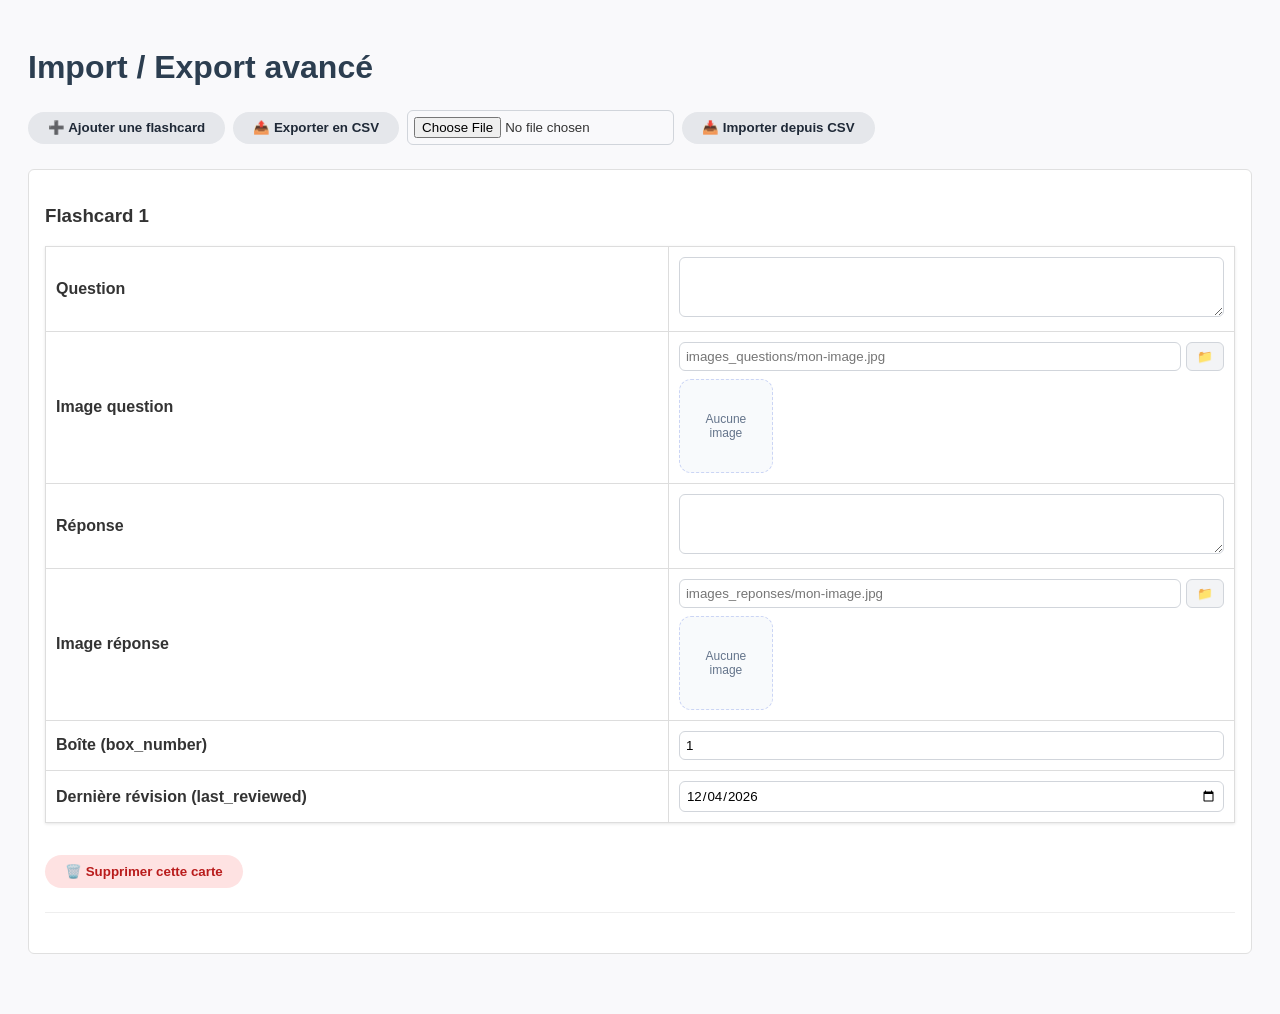
<file: docs/import-export.html>
<!DOCTYPE html>
<html lang="fr">
<head>
  <meta charset="UTF-8" />
  <meta name="viewport" content="width=device-width, initial-scale=1.0" />
  <title>Import / Export avancé - Leitner Codex</title>
  <style>
    body {
      font-family: -apple-system, BlinkMacSystemFont, 'Segoe UI', Roboto, sans-serif;
      padding: 20px;
      background-color: #f9f9fb;
      color: #333;
    }
    h1 {
      color: #2c3e50;
    }
    .actions {
      margin: 1.5rem 0;
      display: flex;
      flex-wrap: wrap;
      gap: 0.5rem;
      align-items: center;
    }
    button {
      display: inline-flex;
      align-items: center;
      gap: 0.4rem;
      padding: 0.55rem 1.25rem;
      border: none;
      border-radius: 9999px;
      background: #e5e7eb;
      color: #1f2937;
      font-weight: 600;
      cursor: pointer;
      transition: background-color 0.2s ease, color 0.2s ease, transform 0.2s ease;
    }
    button:hover,
    button:focus-visible {
      background: #d1d5db;
      outline: none;
    }
    table {
      width: 100%;
      border-collapse: collapse;
      margin: 1rem 0;
      background: white;
      box-shadow: 0 1px 3px rgba(0,0,0,0.1);
    }
    th, td {
      padding: 10px;
      text-align: left;
      border: 1px solid #ddd;
    }
    input, textarea {
      width: 100%;
      padding: 6px;
      box-sizing: border-box;
      font-family: inherit;
      border: 1px solid #d1d5db;
      border-radius: 6px;
    }
    textarea {
      min-height: 60px;
      resize: vertical;
    }
    .card-section {
      margin-bottom: 2rem;
      padding: 1rem;
      border: 1px solid #e0e0e0;
      border-radius: 6px;
      background: #fff;
    }
    .card-section__delete {
      margin-top: 1rem;
      background: #fee2e2;
      color: #b91c1c;
    }
    .card-section__delete:hover,
    .card-section__delete:focus-visible {
      background: #fecaca;
      color: #991b1b;
    }
    hr {
      margin: 1.5rem 0;
      border: 0;
      border-top: 1px solid #eee;
    }
    .image-field {
      display: grid;
      gap: 0.5rem;
    }
    .browse-btn {
      cursor: pointer;
      padding: 5px 10px;
      background: #f3f4f6;
      border: 1px solid #d1d5db;
      border-radius: 6px;
      font-size: 0.8rem;
      width: fit-content;
    }
    .image-thumbnail {
      display: inline-flex;
      align-items: center;
      justify-content: center;
      width: 92px;
      height: 92px;
      border-radius: 12px;
      border: 1px dashed #cbd5f5;
      background: #f8fafc;
      position: relative;
      overflow: hidden;
      cursor: pointer;
      transition: border-color 0.2s ease, transform 0.2s ease;
    }
    .image-thumbnail:hover,
    .image-thumbnail:focus-visible {
      border-color: #2563eb;
      transform: translateY(-1px);
      outline: none;
    }
    .image-thumbnail img {
      width: 100%;
      height: 100%;
      object-fit: cover;
    }
    .image-thumbnail__placeholder {
      position: absolute;
      inset: 0;
      display: flex;
      align-items: center;
      justify-content: center;
      padding: 0.5rem;
      text-align: center;
      font-size: 0.75rem;
      color: #64748b;
    }
    .hidden {
      display: none !important;
    }
    @media (max-width: 640px) {
      table,
      tbody,
      tr,
      td {
        display: block;
        width: 100%;
      }
      td {
        border: none;
        padding-left: 0;
      }
      td + td {
        margin-top: 0.75rem;
      }
    }
  </style>
</head>
<body>
  <h1>Import / Export avancé</h1>

  <div class="actions">
    <button id="addCard">➕ Ajouter une flashcard</button>
    <button id="exportBtn">📤 Exporter en CSV</button>
    <input type="file" id="importCsv" accept=".csv" style="display: inline-block; width: auto;" />
    <button id="importBtn">📥 Importer depuis CSV</button>
  </div>

  <div id="cardsContainer"></div>

  <script src="src/ui/import-export.js"></script>
</body>
</html>
</file>
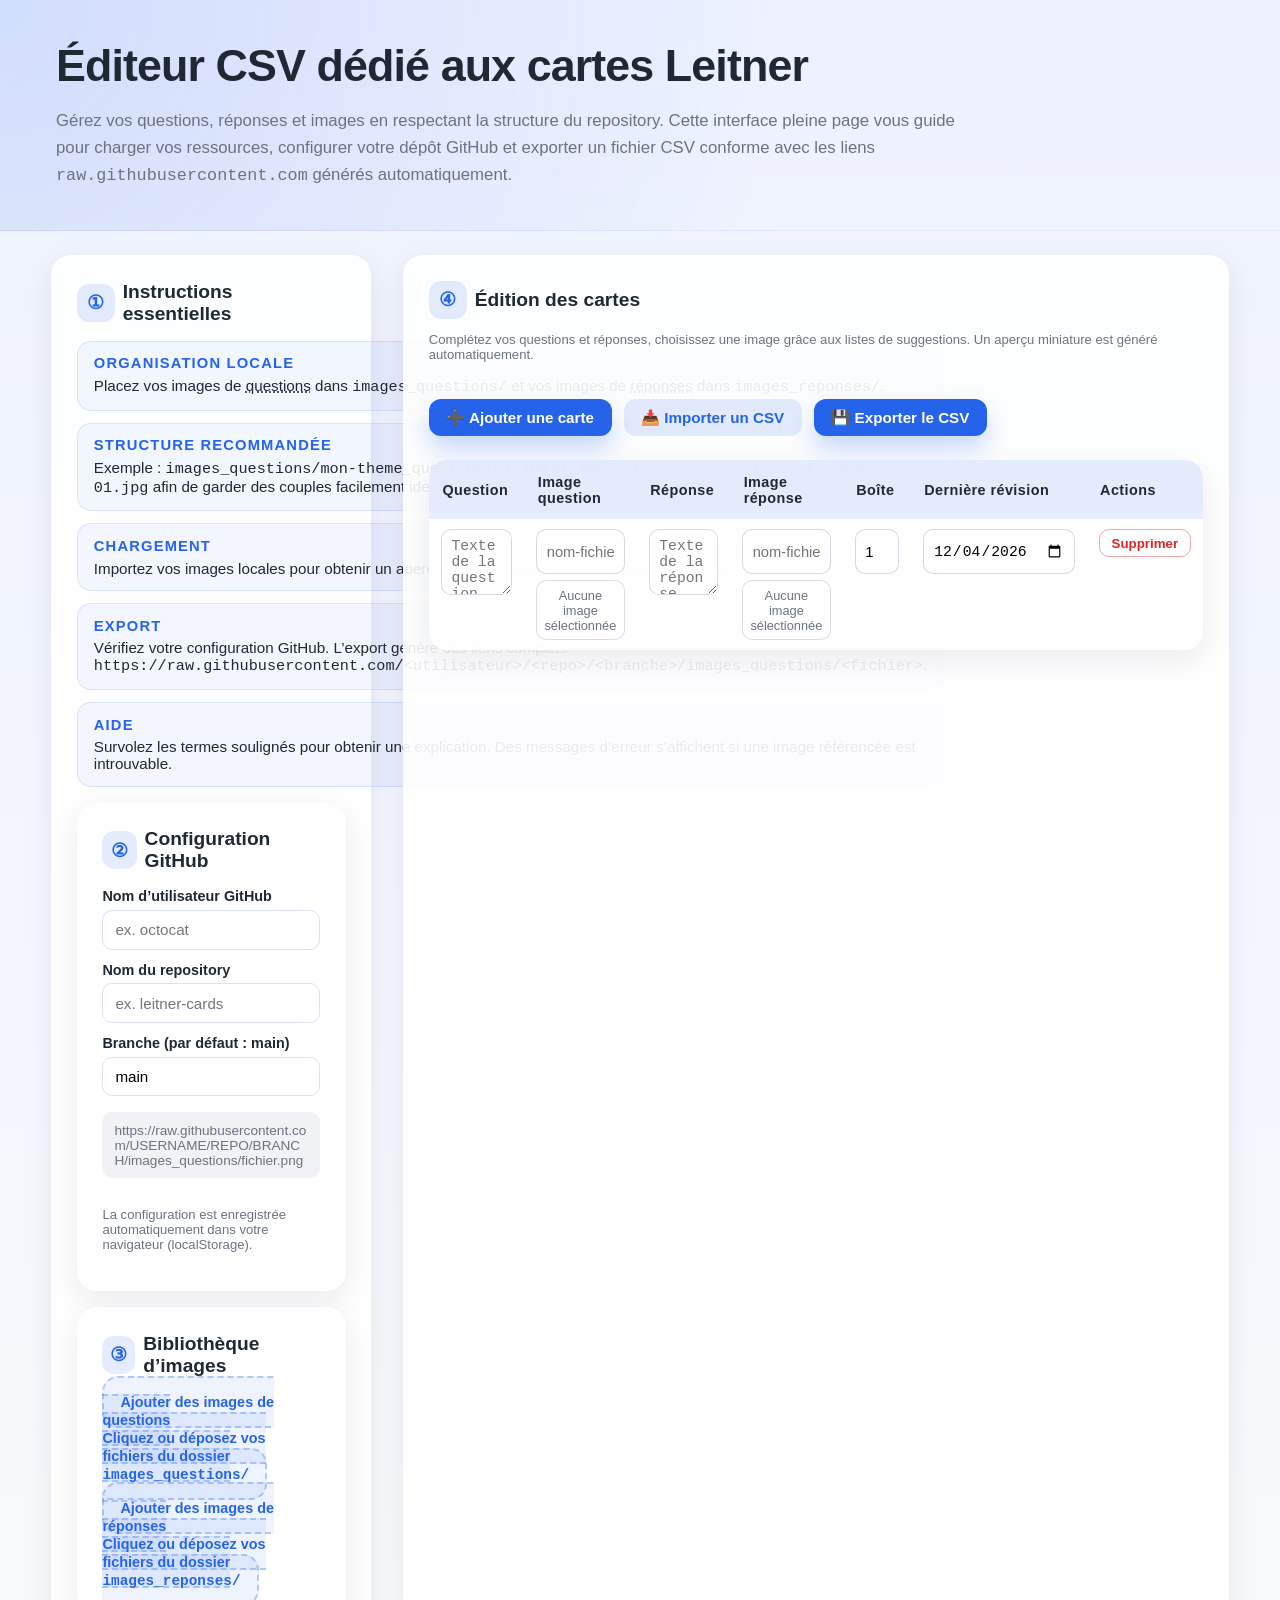
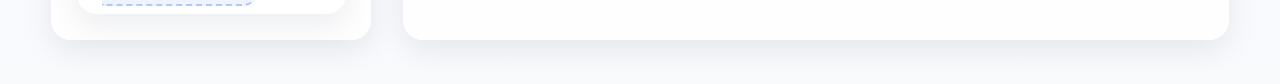
<file: docs/inline-editor.html>
<!DOCTYPE html>
<html lang="fr">
<head>
    <meta charset="UTF-8">
    <meta name="viewport" content="width=device-width, initial-scale=1.0">
    <title>Éditeur CSV plein écran</title>
    <style>
        :root {
            color-scheme: light dark;
            --bg: #f4f6fb;
            --text: #1f2933;
            --primary: #2563eb;
            --primary-dark: #1d4ed8;
            --border: #dce2f2;
            --muted: #6b7280;
            --danger: #dc2626;
            --success: #047857;
            --card-bg: #ffffff;
            --shadow: 0 10px 30px rgba(15, 23, 42, 0.08);
        }

        * {
            box-sizing: border-box;
        }

        body {
            margin: 0;
            font-family: "Inter", "Segoe UI", Roboto, sans-serif;
            background: linear-gradient(180deg, #eef2ff 0%, #f8fafc 100%);
            color: var(--text);
            min-height: 100vh;
            display: flex;
            flex-direction: column;
        }

        header {
            background: radial-gradient(circle at top left, rgba(37, 99, 235, 0.15), transparent 60%);
            padding: 2.5rem clamp(1.5rem, 5vw, 3.5rem) 1.5rem;
            border-bottom: 1px solid rgba(37, 99, 235, 0.08);
        }

        header h1 {
            margin: 0;
            font-size: clamp(2rem, 5vw, 2.8rem);
            letter-spacing: -0.02em;
        }

        header p {
            max-width: 920px;
            line-height: 1.6;
            color: var(--muted);
            font-size: 1.05rem;
        }

        main {
            flex: 1;
            display: grid;
            grid-template-columns: minmax(0, 320px) minmax(0, 1fr);
            gap: clamp(1rem, 3vw, 2rem);
            padding: 1.5rem clamp(1.2rem, 4vw, 3.5rem) 3rem;
        }

        .panel {
            background: rgba(255, 255, 255, 0.9);
            border-radius: 20px;
            padding: clamp(1rem, 3vw, 1.6rem);
            box-shadow: var(--shadow);
            display: flex;
            flex-direction: column;
            gap: 1rem;
        }

        .panel h2 {
            margin: 0;
            font-size: 1.2rem;
            display: flex;
            align-items: center;
            gap: 0.5rem;
        }

        .panel h2 span.icon {
            width: 38px;
            height: 38px;
            border-radius: 12px;
            background: rgba(37, 99, 235, 0.12);
            display: grid;
            place-items: center;
            color: var(--primary);
            font-weight: 600;
        }

        .instructions-list {
            list-style: none;
            padding: 0;
            margin: 0;
            display: grid;
            gap: 0.75rem;
            font-size: 0.95rem;
        }

        .instructions-list li {
            background: rgba(37, 99, 235, 0.05);
            border-radius: 14px;
            padding: 0.85rem 1rem;
            border: 1px solid rgba(37, 99, 235, 0.12);
        }

        .instructions-list strong {
            display: block;
            margin-bottom: 0.35rem;
            font-size: 0.92rem;
            text-transform: uppercase;
            letter-spacing: 0.08em;
            color: var(--primary);
        }

        .config-form {
            display: grid;
            gap: 0.75rem;
        }

        .config-field {
            display: flex;
            flex-direction: column;
            gap: 0.35rem;
        }

        label {
            font-weight: 600;
            font-size: 0.9rem;
        }

        .config-field input {
            padding: 0.65rem 0.75rem;
            border: 1px solid var(--border);
            border-radius: 10px;
            font-size: 0.95rem;
            transition: border-color 0.2s ease, box-shadow 0.2s ease;
        }

        .config-field input:focus {
            border-color: var(--primary);
            box-shadow: 0 0 0 3px rgba(37, 99, 235, 0.18);
            outline: none;
        }

        .config-preview {
            font-size: 0.85rem;
            color: var(--muted);
            background: rgba(148, 163, 184, 0.14);
            padding: 0.65rem 0.75rem;
            border-radius: 10px;
            word-break: break-all;
        }

        .image-library {
            display: grid;
            gap: 1rem;
        }

        .image-dropzone {
            border: 2px dashed rgba(37, 99, 235, 0.3);
            border-radius: 16px;
            padding: 1rem;
            text-align: center;
            background: rgba(37, 99, 235, 0.08);
            color: var(--primary);
            cursor: pointer;
            transition: border-color 0.2s ease, background 0.2s ease;
        }

        .image-dropzone:hover,
        .image-dropzone:focus {
            border-color: var(--primary);
            background: rgba(37, 99, 235, 0.12);
        }

        .image-dropzone.active {
            border-color: var(--primary-dark);
            background: rgba(37, 99, 235, 0.18);
        }

        .image-list {
            display: grid;
            grid-template-columns: repeat(auto-fill, minmax(120px, 1fr));
            gap: 0.75rem;
            max-height: 280px;
            overflow-y: auto;
            padding-right: 0.25rem;
        }

        .image-card {
            background: var(--card-bg);
            border-radius: 14px;
            border: 1px solid rgba(148, 163, 184, 0.25);
            padding: 0.5rem;
            display: flex;
            flex-direction: column;
            gap: 0.45rem;
            box-shadow: 0 6px 20px rgba(15, 23, 42, 0.06);
        }

        .image-card img {
            width: 100%;
            border-radius: 10px;
            object-fit: cover;
            aspect-ratio: 1/1;
        }

        .image-card span {
            font-size: 0.78rem;
            text-align: center;
            word-break: break-all;
        }

        .editor-panel {
            display: flex;
            flex-direction: column;
            gap: 1.5rem;
        }

        .editor-actions {
            display: flex;
            flex-wrap: wrap;
            gap: 0.75rem;
            align-items: center;
        }

        .editor-actions button {
            display: inline-flex;
            align-items: center;
            gap: 0.5rem;
            padding: 0.6rem 1.1rem;
            background: var(--primary);
            color: #fff;
            border: none;
            border-radius: 12px;
            font-weight: 600;
            font-size: 0.95rem;
            cursor: pointer;
            box-shadow: 0 12px 24px rgba(37, 99, 235, 0.25);
            transition: transform 0.2s ease, box-shadow 0.2s ease;
        }

        .editor-actions button:hover {
            transform: translateY(-1px);
            box-shadow: 0 16px 30px rgba(37, 99, 235, 0.25);
        }

        .editor-actions button.secondary {
            background: rgba(37, 99, 235, 0.12);
            color: var(--primary);
            box-shadow: none;
        }

        .editor-actions button.secondary:hover {
            box-shadow: none;
            transform: translateY(-1px);
        }

        table {
            width: 100%;
            border-collapse: separate;
            border-spacing: 0;
            background: rgba(255, 255, 255, 0.8);
            border-radius: 18px;
            overflow: hidden;
        }

        thead {
            background: rgba(37, 99, 235, 0.12);
        }

        th {
            text-align: left;
            padding: 0.85rem;
            font-size: 0.9rem;
            letter-spacing: 0.03em;
        }

        td {
            padding: 0.6rem 0.75rem;
            vertical-align: top;
        }

        tbody tr:nth-child(even) {
            background: rgba(37, 99, 235, 0.04);
        }

        textarea.field,
        input.field,
        input[type="date"],
        input[type="number"] {
            width: 100%;
            border: 1px solid rgba(148, 163, 184, 0.4);
            border-radius: 10px;
            padding: 0.5rem 0.6rem;
            font-size: 0.92rem;
            resize: vertical;
            min-height: 45px;
            transition: border 0.2s ease, box-shadow 0.2s ease;
        }

        textarea.field:focus,
        input.field:focus,
        input[type="date"]:focus,
        input[type="number"]:focus {
            border-color: var(--primary);
            box-shadow: 0 0 0 3px rgba(37, 99, 235, 0.15);
            outline: none;
        }

        .image-selector {
            display: grid;
            gap: 0.4rem;
        }

        .image-selector__preview {
            border: 1px solid rgba(148, 163, 184, 0.35);
            border-radius: 10px;
            padding: 0.4rem;
            background: rgba(255, 255, 255, 0.85);
            min-height: 60px;
            display: grid;
            place-items: center;
            color: var(--muted);
            font-size: 0.8rem;
            text-align: center;
        }

        .image-selector__preview img {
            max-width: 100%;
            max-height: 120px;
            border-radius: 8px;
            object-fit: contain;
        }

        .image-selector__input.invalid {
            border-color: var(--danger);
            box-shadow: 0 0 0 3px rgba(220, 38, 38, 0.18);
        }

        .delete-row {
            background: transparent;
            color: var(--danger);
            border: 1px solid rgba(220, 38, 38, 0.4);
            border-radius: 10px;
            padding: 0.35rem 0.75rem;
            cursor: pointer;
            font-weight: 600;
        }

        .status {
            padding: 0.75rem 1rem;
            border-radius: 12px;
            font-size: 0.9rem;
            display: none;
            align-items: center;
            gap: 0.6rem;
        }

        .status.visible {
            display: inline-flex;
        }

        .status.success {
            background: rgba(4, 120, 87, 0.12);
            color: var(--success);
        }

        .status.error {
            background: rgba(220, 38, 38, 0.12);
            color: var(--danger);
        }

        .status.warning {
            background: rgba(217, 119, 6, 0.12);
            color: #b45309;
        }

        .tooltip {
            text-decoration: underline dotted;
            cursor: help;
        }

        .import-input {
            display: none;
        }

        .helper-text {
            font-size: 0.82rem;
            color: var(--muted);
        }

        .table-wrapper {
            overflow-x: auto;
            border-radius: 18px;
            box-shadow: var(--shadow);
        }

        @media (max-width: 1100px) {
            main {
                grid-template-columns: 1fr;
            }

            header {
                text-align: center;
            }
        }

        @media (prefers-color-scheme: dark) {
            :root {
                --bg: #0f172a;
                --text: #f8fafc;
                --primary: #60a5fa;
                --primary-dark: #3b82f6;
                --border: rgba(148, 163, 184, 0.5);
                --muted: #cbd5f5;
                --danger: #f87171;
                --success: #34d399;
                --card-bg: rgba(15, 23, 42, 0.9);
                --shadow: 0 12px 40px rgba(15, 23, 42, 0.55);
            }

            body {
                background: linear-gradient(180deg, #0b1120 0%, #111827 100%);
            }

            .panel,
            table {
                background: rgba(17, 24, 39, 0.88);
            }

            .image-card {
                background: rgba(15, 23, 42, 0.88);
            }

            .image-selector__preview {
                background: rgba(15, 23, 42, 0.72);
            }
        }
    </style>
</head>
<body>
    <header>
        <h1>Éditeur CSV dédié aux cartes Leitner</h1>
        <p>
            Gérez vos questions, réponses et images en respectant la structure du repository. Cette interface pleine page
            vous guide pour charger vos ressources, configurer votre dépôt GitHub et exporter un fichier CSV conforme avec
            les liens <code>raw.githubusercontent.com</code> générés automatiquement.
        </p>
    </header>
    <main>
        <aside class="panel" aria-labelledby="instructions-title">
            <h2 id="instructions-title"><span class="icon">①</span> Instructions essentielles</h2>
            <ul class="instructions-list">
                <li>
                    <strong>Organisation locale</strong>
                    Placez vos images de <span class="tooltip" title="Utilisées pour illustrer les questions">questions</span>
                    dans <code>images_questions/</code> et vos images de
                    <span class="tooltip" title="Illustrations accompagnant les réponses">réponses</span> dans <code>images_reponses/</code>.
                </li>
                <li>
                    <strong>Structure recommandée</strong>
                    Exemple : <code>images_questions/mon-theme_question-01.jpg</code> et
                    <code>images_reponses/mon-theme_reponse-01.jpg</code> afin de garder des couples facilement identifiables.
                </li>
                <li>
                    <strong>Chargement</strong>
                    Importez vos images locales pour obtenir un aperçu et les proposer dans les listes déroulantes.
                </li>
                <li>
                    <strong>Export</strong>
                    Vérifiez votre configuration GitHub. L’export génère des liens complets
                    <code>https://raw.githubusercontent.com/&lt;utilisateur&gt;/&lt;repo&gt;/&lt;branche&gt;/images_questions/&lt;fichier&gt;</code>.
                </li>
                <li>
                    <strong>Aide</strong>
                    Survolez les termes soulignés pour obtenir une explication. Des messages d’erreur s’affichent si une image
                    référencée est introuvable.
                </li>
            </ul>
            <section class="panel" aria-labelledby="config-title">
                <h2 id="config-title"><span class="icon">②</span> Configuration GitHub</h2>
                <form class="config-form" id="configForm">
                    <div class="config-field">
                        <label for="githubUser">Nom d’utilisateur GitHub</label>
                        <input id="githubUser" name="githubUser" data-config="username" placeholder="ex. octocat" required>
                    </div>
                    <div class="config-field">
                        <label for="githubRepo">Nom du repository</label>
                        <input id="githubRepo" name="githubRepo" data-config="repository" placeholder="ex. leitner-cards" required>
                    </div>
                    <div class="config-field">
                        <label for="githubBranch">Branche (par défaut : main)</label>
                        <input id="githubBranch" name="githubBranch" data-config="branch" value="main" required>
                    </div>
                </form>
                <div class="config-preview" id="linkPreview">https://raw.githubusercontent.com/USERNAME/REPO/BRANCH/images_questions/fichier.png</div>
                <p class="helper-text">La configuration est enregistrée automatiquement dans votre navigateur (localStorage).</p>
            </section>
            <section class="panel" aria-labelledby="library-title">
                <h2 id="library-title"><span class="icon">③</span> Bibliothèque d’images</h2>
                <div class="image-library">
                    <div>
                        <label class="image-dropzone" tabindex="0" for="questionLibrary">
                            <strong>Ajouter des images de questions</strong><br>
                            Cliquez ou déposez vos fichiers du dossier <code>images_questions/</code>
                        </label>
                        <input id="questionLibrary" class="import-input" type="file" accept="image/*" multiple>
                        <div class="image-list" id="questionGallery" aria-live="polite"></div>
                    </div>
                    <div>
                        <label class="image-dropzone" tabindex="0" for="answerLibrary">
                            <strong>Ajouter des images de réponses</strong><br>
                            Cliquez ou déposez vos fichiers du dossier <code>images_reponses/</code>
                        </label>
                        <input id="answerLibrary" class="import-input" type="file" accept="image/*" multiple>
                        <div class="image-list" id="answerGallery" aria-live="polite"></div>
                    </div>
                </div>
            </section>
        </aside>
        <section class="panel editor-panel" aria-labelledby="editor-title">
            <div>
                <h2 id="editor-title"><span class="icon">④</span> Édition des cartes</h2>
                <p class="helper-text">Complétez vos questions et réponses, choisissez une image grâce aux listes de suggestions.
                    Un aperçu miniature est généré automatiquement.</p>
            </div>
            <div class="editor-actions">
                <button type="button" id="addRow" title="Ajouter une nouvelle carte">➕ Ajouter une carte</button>
                <button type="button" id="triggerImportCsv" class="secondary" title="Importer un fichier CSV existant">📥 Importer un CSV</button>
                <input id="importCsv" class="import-input" type="file" accept="text/csv">
                <button type="button" id="exportCsv" title="Générer un fichier CSV encodé en UTF-8">💾 Exporter le CSV</button>
                <span class="status" id="statusMessage" role="status" aria-live="polite"></span>
            </div>
            <div class="table-wrapper">
                <table>
                    <thead>
                        <tr>
                            <th>Question</th>
                            <th>Image question</th>
                            <th>Réponse</th>
                            <th>Image réponse</th>
                            <th>Boîte</th>
                            <th>Dernière révision</th>
                            <th>Actions</th>
                        </tr>
                    </thead>
                    <tbody id="cardsBody"></tbody>
                </table>
            </div>
        </section>
    </main>
    <datalist id="questionImagesList"></datalist>
    <datalist id="answerImagesList"></datalist>
    <script>
        const state = {
            config: {
                username: '',
                repository: '',
                branch: 'main'
            },
            questionImages: new Map(),
            answerImages: new Map()
        };

        const STORAGE_KEY = 'leitner-editor-config';
        const HEADER = ['question_content', 'question_content_image', 'answer_content', 'answer_content_image', 'box_number', 'last_reviewed'];

        const configForm = document.getElementById('configForm');
        const linkPreview = document.getElementById('linkPreview');
        const questionGallery = document.getElementById('questionGallery');
        const answerGallery = document.getElementById('answerGallery');
        const questionDatalist = document.getElementById('questionImagesList');
        const answerDatalist = document.getElementById('answerImagesList');
        const statusMessage = document.getElementById('statusMessage');
        const cardsBody = document.getElementById('cardsBody');

        function formatDateInputValue(value) {
            if (!value) {
                return '';
            }
            const source = value instanceof Date ? new Date(value.getTime()) : new Date(value);
            if (Number.isNaN(source.getTime())) {
                return '';
            }
            const year = source.getFullYear();
            const month = String(source.getMonth() + 1).padStart(2, '0');
            const day = String(source.getDate()).padStart(2, '0');
            return `${year}-${month}-${day}`;
        }

        function getTodayDateValue() {
            return formatDateInputValue(new Date());
        }

        function escapeCsvValue(value) {
            const stringValue = value === undefined || value === null ? '' : String(value);
            return '"' + stringValue.replace(/"/g, '""') + '"';
        }

        function parseCsvLine(line) {
            const values = [];
            let buffer = '';
            let insideQuotes = false;
            for (let i = 0; i < line.length; i += 1) {
                const char = line[i];
                if (char === '"') {
                    if (insideQuotes && line[i + 1] === '"') {
                        buffer += '"';
                        i += 1;
                    } else {
                        insideQuotes = !insideQuotes;
                    }
                } else if (char === ',' && !insideQuotes) {
                    values.push(buffer);
                    buffer = '';
                } else {
                    buffer += char;
                }
            }
            values.push(buffer);
            return values.map((value) => value.trim());
        }

        function normaliseImageValue(value) {
            if (!value) {
                return '';
            }
            const trimmed = value.trim();
            if (!trimmed) {
                return '';
            }
            const normalisePath = (path) => {
                const withForwardSlashes = path.replace(/\\/g, '/');
                let decoded = withForwardSlashes;
                try {
                    decoded = decodeURIComponent(withForwardSlashes);
                } catch (error) {
                    // Garder la valeur initiale si elle n'est pas une chaîne encodée URI valide
                }
                return decoded
                    .replace(/^(?:\.\/)?/, '')
                    .replace(/^(images_questions|images_reponses)\//, '');
            };
            try {
                const parsed = new URL(trimmed);
                if (parsed.hostname === 'raw.githubusercontent.com') {
                    const segments = parsed.pathname.split('/').filter((segment) => segment.length > 0);
                    const folderIndex = segments.findIndex((segment) => segment === 'images_questions' || segment === 'images_reponses');
                    if (folderIndex !== -1 && folderIndex < segments.length - 1) {
                        const pathSegments = segments.slice(folderIndex + 1).map((segment) => decodeURIComponent(segment));
                        return normalisePath(pathSegments.join('/'));
                    }
                    const filename = segments[segments.length - 1] || '';
                    return decodeURIComponent(filename);
                }
            } catch (error) {
                // Laisser la valeur telle quelle lorsqu'elle n'est pas une URL valide
            }
            return normalisePath(trimmed);
        }

        function parseCsv(text) {
            const rows = [];
            const lines = text.split(/\r?\n/).filter((line) => line.trim().length > 0);
            if (!lines.length) {
                return rows;
            }
            const headers = parseCsvLine(lines[0]);
            const headerIndex = HEADER.reduce((acc, key) => {
                acc[key] = headers.indexOf(key);
                return acc;
            }, {});

            for (let i = 1; i < lines.length; i += 1) {
                const values = parseCsvLine(lines[i]);
                const numericBox = Number.parseInt(values[headerIndex.box_number], 10);
                const entry = {
                    question: values[headerIndex.question_content] || '',
                    questionImage: normaliseImageValue(values[headerIndex.question_content_image]),
                    answer: values[headerIndex.answer_content] || '',
                    answerImage: normaliseImageValue(values[headerIndex.answer_content_image]),
                    box: Number.isFinite(numericBox) && numericBox > 0 ? String(numericBox) : '1',
                    lastReview: formatDateInputValue(values[headerIndex.last_reviewed])
                };
                rows.push(entry);
            }
            return rows;
        }

        function storeConfig() {
            localStorage.setItem(STORAGE_KEY, JSON.stringify(state.config));
        }

        function loadConfig() {
            try {
                const stored = JSON.parse(localStorage.getItem(STORAGE_KEY));
                if (stored && typeof stored === 'object') {
                    state.config = Object.assign({}, state.config, stored);
                }
            } catch (error) {
                console.warn('Impossible de charger la configuration', error);
            }
            configForm.querySelectorAll('input[data-config]').forEach((input) => {
                const key = input.dataset.config;
                if (state.config[key]) {
                    input.value = state.config[key];
                }
            });
            updateLinkPreview();
        }

        function updateLinkPreview() {
            const { username, repository, branch } = state.config;
            const base = 'https://raw.githubusercontent.com/';
            if (!username || !repository || !branch) {
                linkPreview.textContent = base + 'USERNAME/REPO/BRANCH/images_questions/fichier.png';
                return;
            }
            const example = `${base}${username}/${repository}/${branch}/images_questions/exemple.png`;
            linkPreview.textContent = example;
        }

        function buildRemoteUrl(type, filename) {
            if (!filename) {
                return '';
            }
            const { username, repository, branch } = state.config;
            if (!username || !repository || !branch) {
                return '';
            }
            const folder = type === 'question' ? 'images_questions' : 'images_reponses';
            const normalised = normaliseImageValue(filename);
            if (!normalised) {
                return '';
            }
            const rawPath = filename.trim()
                .replace(/\\/g, '/')
                .replace(/^(?:\.\/)?/, '');
            const alreadyPrefixed = rawPath.startsWith(`${folder}/`);
            const finalPath = alreadyPrefixed ? rawPath : `${folder}/${normalised}`;
            const encodedPath = finalPath
                .split('/')
                .filter((segment) => segment.length > 0)
                .map((segment) => encodeURIComponent(segment))
                .join('/');
            return `https://raw.githubusercontent.com/${encodeURIComponent(username)}/${encodeURIComponent(repository)}/${encodeURIComponent(branch)}/${encodedPath}`;
        }

        function showStatus(type, message) {
            statusMessage.className = `status visible ${type}`;
            statusMessage.textContent = message;
        }

        function clearStatus() {
            statusMessage.className = 'status';
            statusMessage.textContent = '';
        }

        function createImageCard(file, container) {
            const card = document.createElement('div');
            card.className = 'image-card';
            const img = document.createElement('img');
            img.src = file.previewUrl;
            img.alt = `Aperçu ${file.name}`;
            const caption = document.createElement('span');
            caption.textContent = file.name;
            card.append(img, caption);
            container.append(card);
        }

        function updateImageGallery(type) {
            const map = type === 'question' ? state.questionImages : state.answerImages;
            const container = type === 'question' ? questionGallery : answerGallery;
            container.innerHTML = '';
            Array.from(map.values()).sort((a, b) => a.name.localeCompare(b.name)).forEach((file) => {
                createImageCard(file, container);
            });
        }

        function refreshDatalist(type) {
            const map = type === 'question' ? state.questionImages : state.answerImages;
            const datalist = type === 'question' ? questionDatalist : answerDatalist;
            datalist.innerHTML = '';
            Array.from(map.keys()).sort((a, b) => a.localeCompare(b)).forEach((name) => {
                const option = document.createElement('option');
                option.value = name;
                datalist.append(option);
            });
        }

        function handleFiles(list, type) {
            const map = type === 'question' ? state.questionImages : state.answerImages;
            map.forEach((entry) => {
                URL.revokeObjectURL(entry.previewUrl);
            });
            map.clear();
            Array.from(list).forEach((file) => {
                if (!file.type.startsWith('image/')) {
                    return;
                }
                const entry = {
                    name: file.name,
                    file,
                    previewUrl: URL.createObjectURL(file)
                };
                map.set(file.name, entry);
            });
            updateImageGallery(type);
            refreshDatalist(type);
            updateRowImageInputs(type);
            const count = map.size;
            showStatus('success', `${count} image${count > 1 ? 's' : ''} ${type === 'question' ? 'question' : 'réponse'} chargée${count > 1 ? 's' : ''}.`);
        }

        function updateRowImageInputs(type) {
            const selector = type === 'question' ? '[data-field="questionImage"]' : '[data-field="answerImage"]';
            cardsBody.querySelectorAll(selector).forEach((input) => {
                updateImagePreview(input, type);
            });
        }

        function updateImagePreview(input, type) {
            const filename = input.value.trim();
            const map = type === 'question' ? state.questionImages : state.answerImages;
            const preview = input.closest('.image-selector').querySelector('.image-selector__preview');
            preview.innerHTML = '';
            input.classList.remove('invalid');
            if (!filename) {
                preview.textContent = 'Aucune image sélectionnée';
                return;
            }
            if (map.has(filename)) {
                const img = document.createElement('img');
                img.src = map.get(filename).previewUrl;
                img.alt = `Aperçu ${filename}`;
                preview.append(img);
                return;
            }
            const remoteUrl = buildRemoteUrl(type, filename);
            if (!remoteUrl) {
                input.classList.add('invalid');
                preview.textContent = 'Configurez GitHub pour vérifier ce fichier.';
                return;
            }
            preview.textContent = 'Chargement depuis GitHub…';
            const img = document.createElement('img');
            img.src = remoteUrl;
            img.alt = `Prévisualisation distante pour ${filename}`;
            img.addEventListener('error', () => {
                input.classList.add('invalid');
                preview.textContent = 'Image introuvable sur GitHub.';
            }, { once: true });
            img.addEventListener('load', () => {
                preview.innerHTML = '';
                input.classList.remove('invalid');
                preview.append(img);
            }, { once: true });
        }

        function addRow(data = {}) {
            const today = getTodayDateValue();
            const numericBox = Number.parseInt(data.box, 10);
            const boxValue = Number.isFinite(numericBox) && numericBox > 0 ? String(numericBox) : '1';
            const lastReviewValue = data.lastReview ? formatDateInputValue(data.lastReview) : today;
            const tr = document.createElement('tr');
            tr.className = 'card-row';
            tr.innerHTML = `
                <td>
                    <textarea class="field" data-field="question" placeholder="Texte de la question" title="Saisissez l'énoncé de la question" rows="3">${data.question ? data.question : ''}</textarea>
                </td>
                <td>
                    <div class="image-selector" title="Sélectionnez ou saisissez le nom d'image présent dans images_questions/">
                        <input class="field image-selector__input" data-field="questionImage" list="questionImagesList" placeholder="nom-fichier-question.jpg" value="${data.questionImage ? data.questionImage : ''}">
                        <div class="image-selector__preview">Aucune image sélectionnée</div>
                    </div>
                </td>
                <td>
                    <textarea class="field" data-field="answer" placeholder="Texte de la réponse" title="Ajoutez la réponse associée" rows="3">${data.answer ? data.answer : ''}</textarea>
                </td>
                <td>
                    <div class="image-selector" title="Sélectionnez ou saisissez le nom d'image présent dans images_reponses/">
                        <input class="field image-selector__input" data-field="answerImage" list="answerImagesList" placeholder="nom-fichier-reponse.jpg" value="${data.answerImage ? data.answerImage : ''}">
                        <div class="image-selector__preview">Aucune image sélectionnée</div>
                    </div>
                </td>
                <td>
                    <input class="field" data-field="box" type="number" min="1" placeholder="1" value="${boxValue}" title="Numéro de boîte Leitner">
                </td>
                <td>
                    <input class="field" data-field="lastReview" type="date" value="${lastReviewValue}" title="Date de dernière révision">
                </td>
                <td>
                    <button type="button" class="delete-row" title="Supprimer cette carte">Supprimer</button>
                </td>
            `;
            cardsBody.append(tr);
            const questionInput = tr.querySelector('[data-field="questionImage"]');
            const answerInput = tr.querySelector('[data-field="answerImage"]');
            updateImagePreview(questionInput, 'question');
            updateImagePreview(answerInput, 'answer');
        }

        function gatherRows() {
            const rows = [];
            cardsBody.querySelectorAll('tr.card-row').forEach((row) => {
                rows.push({
                    question: row.querySelector('[data-field="question"]').value.trim(),
                    questionImage: normaliseImageValue(row.querySelector('[data-field="questionImage"]').value),
                    answer: row.querySelector('[data-field="answer"]').value.trim(),
                    answerImage: normaliseImageValue(row.querySelector('[data-field="answerImage"]').value),
                    box: row.querySelector('[data-field="box"]').value.trim(),
                    lastReview: row.querySelector('[data-field="lastReview"]').value.trim()
                });
            });
            return rows;
        }

        function validateRows(rows) {
            const errors = [];
            rows.forEach((row, index) => {
                const number = index + 1;
                if (!row.question) {
                    errors.push(`Ligne ${number} : la question est vide.`);
                }
                if (!row.answer) {
                    errors.push(`Ligne ${number} : la réponse est vide.`);
                }
                if (row.questionImage && !state.questionImages.has(row.questionImage)) {
                    errors.push(`Ligne ${number} : l'image question "${row.questionImage}" n'a pas été chargée.`);
                }
                if (row.answerImage && !state.answerImages.has(row.answerImage)) {
                    errors.push(`Ligne ${number} : l'image réponse "${row.answerImage}" n'a pas été chargée.`);
                }
            });
            return errors;
        }

        function downloadCsv(content) {
            const blob = new Blob([content], { type: 'text/csv;charset=utf-8;' });
            const url = URL.createObjectURL(blob);
            const link = document.createElement('a');
            link.href = url;
            const now = new Date();
            const timestamp = now.toISOString().split('T')[0];
            link.download = `cartes-leitner-${timestamp}.csv`;
            document.body.appendChild(link);
            link.click();
            document.body.removeChild(link);
            URL.revokeObjectURL(url);
        }

        function handleExport() {
            clearStatus();
            const { username, repository, branch } = state.config;
            const hasCompleteConfig = Boolean(username && repository && branch);
            const rows = gatherRows();
            if (!rows.length) {
                showStatus('warning', 'Ajoutez au moins une carte avant d\'exporter.');
                return;
            }
            const errors = validateRows(rows);
            if (errors.length) {
                showStatus('error', errors.join(' '));
                return;
            }
            const csvLines = [HEADER.join(',')];
            rows.forEach((row) => {
                csvLines.push([
                    escapeCsvValue(row.question),
                    escapeCsvValue(row.questionImage || ''),
                    escapeCsvValue(row.answer),
                    escapeCsvValue(row.answerImage || ''),
                    escapeCsvValue(row.box || '1'),
                    escapeCsvValue(row.lastReview || '')
                ].join(','));
            });
            const content = csvLines.join('\r\n');
            downloadCsv(content);
            const message = hasCompleteConfig
                ? 'Export CSV réussi : format compatible avec les fichiers existants.'
                : 'Export CSV réussi. Les noms de fichiers ont été conservés faute de configuration GitHub.';
            showStatus(hasCompleteConfig ? 'success' : 'warning', message);
        }

        function handleCsvImport(event) {
            const file = event.target.files[0];
            if (!file) {
                return;
            }
            const reader = new FileReader();
            reader.onload = (loadEvent) => {
                try {
                    const rows = parseCsv(loadEvent.target.result);
                    cardsBody.innerHTML = '';
                    rows.forEach((row) => addRow(row));
                    showStatus('success', `${rows.length} ligne${rows.length > 1 ? 's' : ''} importée${rows.length > 1 ? 's' : ''}.`);
                } catch (error) {
                    console.error(error);
                    showStatus('error', 'Impossible de lire ce fichier CSV. Vérifiez son format.');
                }
            };
            reader.onerror = () => {
                showStatus('error', 'Erreur lors de la lecture du fichier CSV.');
            };
            reader.readAsText(file, 'utf-8');
            event.target.value = '';
        }

        configForm.addEventListener('input', (event) => {
            const input = event.target;
            if (input.dataset.config) {
                state.config[input.dataset.config] = input.value.trim();
                updateLinkPreview();
                storeConfig();
                updateRowImageInputs('question');
                updateRowImageInputs('answer');
            }
        });

        document.getElementById('questionLibrary').addEventListener('change', (event) => {
            handleFiles(event.target.files, 'question');
        });

        document.getElementById('answerLibrary').addEventListener('change', (event) => {
            handleFiles(event.target.files, 'answer');
        });

        function setupDropzone(label, type) {
            label.addEventListener('dragover', (event) => {
                event.preventDefault();
                label.classList.add('active');
            });
            label.addEventListener('dragleave', () => {
                label.classList.remove('active');
            });
            label.addEventListener('drop', (event) => {
                event.preventDefault();
                label.classList.remove('active');
                handleFiles(event.dataTransfer.files, type);
            });
        }

        setupDropzone(document.querySelector('label[for="questionLibrary"]'), 'question');
        setupDropzone(document.querySelector('label[for="answerLibrary"]'), 'answer');

        cardsBody.addEventListener('input', (event) => {
            const target = event.target;
            if (target.matches('[data-field="questionImage"]')) {
                const cleaned = normaliseImageValue(target.value);
                if (cleaned !== target.value) {
                    target.value = cleaned;
                }
                updateImagePreview(target, 'question');
            }
            if (target.matches('[data-field="answerImage"]')) {
                const cleaned = normaliseImageValue(target.value);
                if (cleaned !== target.value) {
                    target.value = cleaned;
                }
                updateImagePreview(target, 'answer');
            }
        });

        cardsBody.addEventListener('click', (event) => {
            if (event.target.matches('.delete-row')) {
                event.target.closest('tr').remove();
                showStatus('warning', 'Carte supprimée.');
            }
        });

        document.getElementById('addRow').addEventListener('click', () => {
            addRow();
            showStatus('success', 'Nouvelle carte ajoutée.');
        });

        document.getElementById('exportCsv').addEventListener('click', handleExport);
        document.getElementById('triggerImportCsv').addEventListener('click', () => {
            document.getElementById('importCsv').click();
        });
        document.getElementById('importCsv').addEventListener('change', handleCsvImport);

        window.addEventListener('beforeunload', () => {
            state.questionImages.forEach((entry) => URL.revokeObjectURL(entry.previewUrl));
            state.answerImages.forEach((entry) => URL.revokeObjectURL(entry.previewUrl));
        });

        loadConfig();
        addRow();
    </script>
</body>
</html>
</file>
